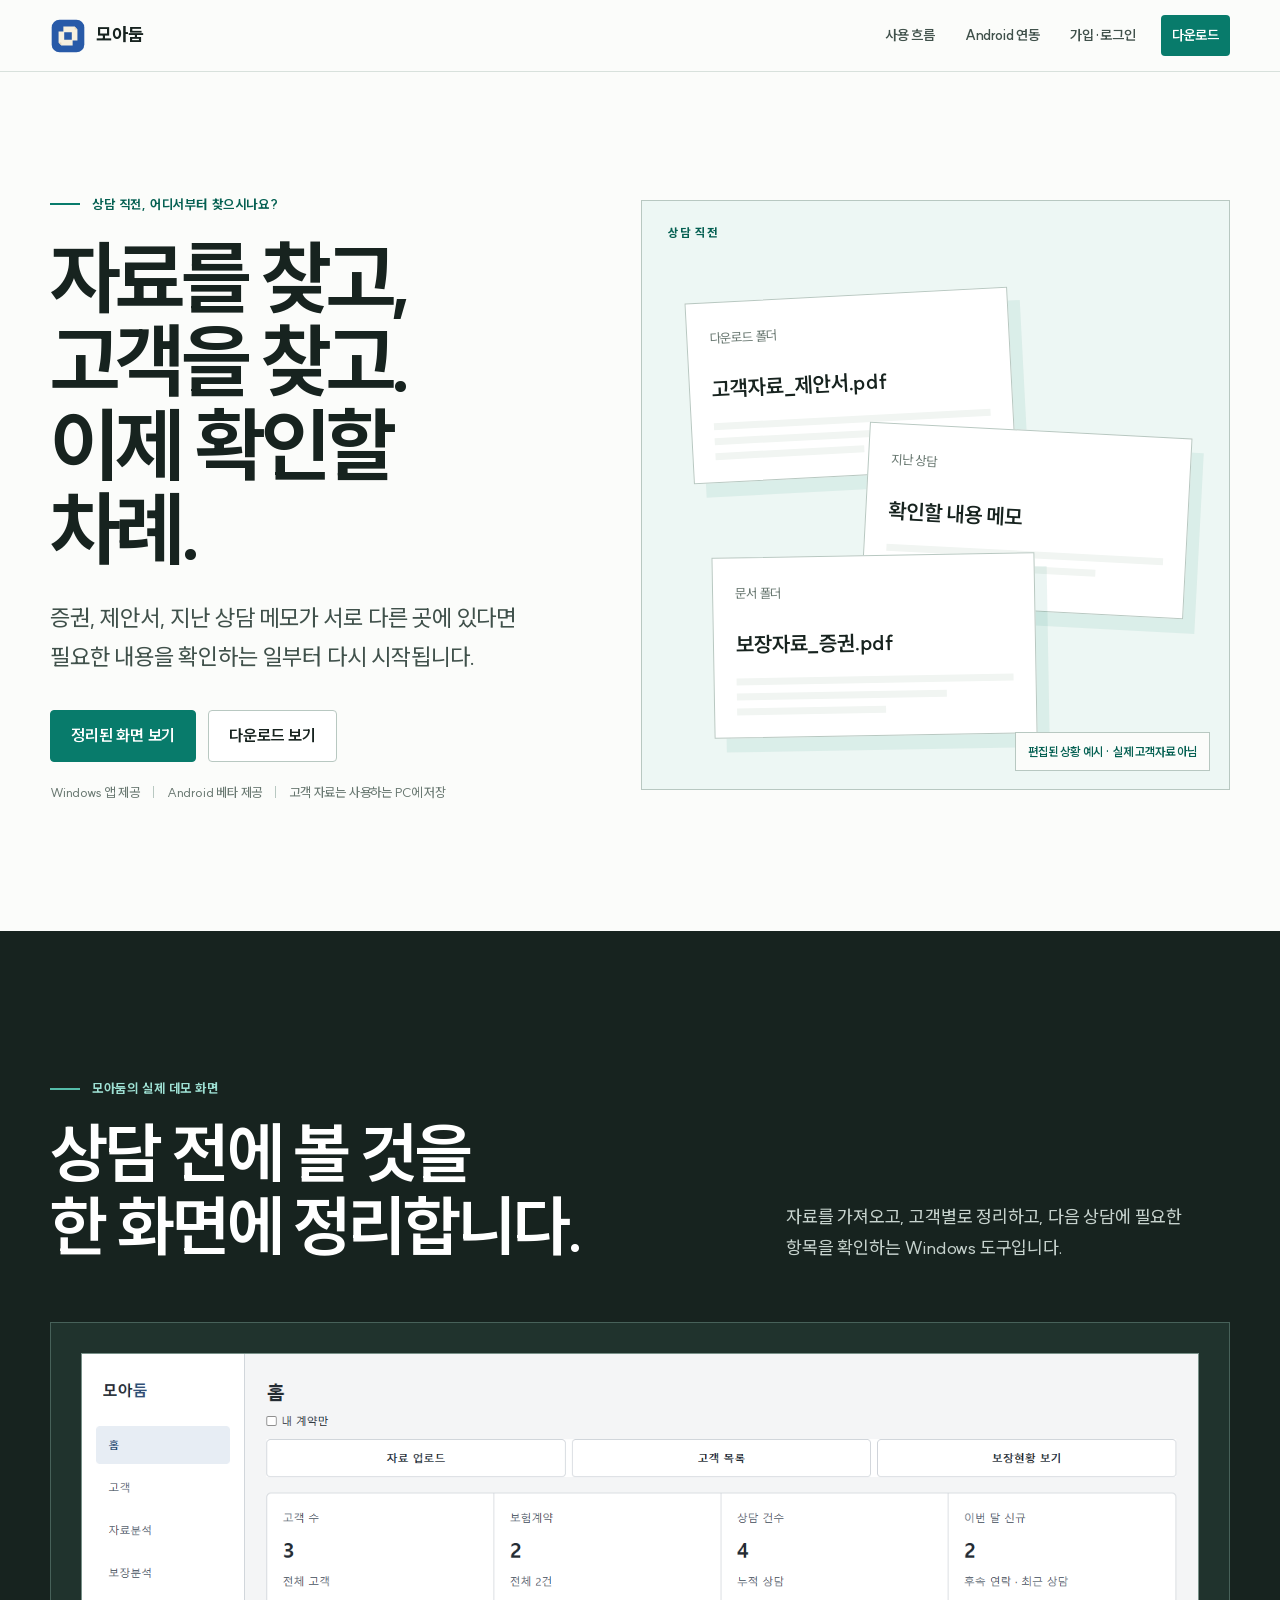
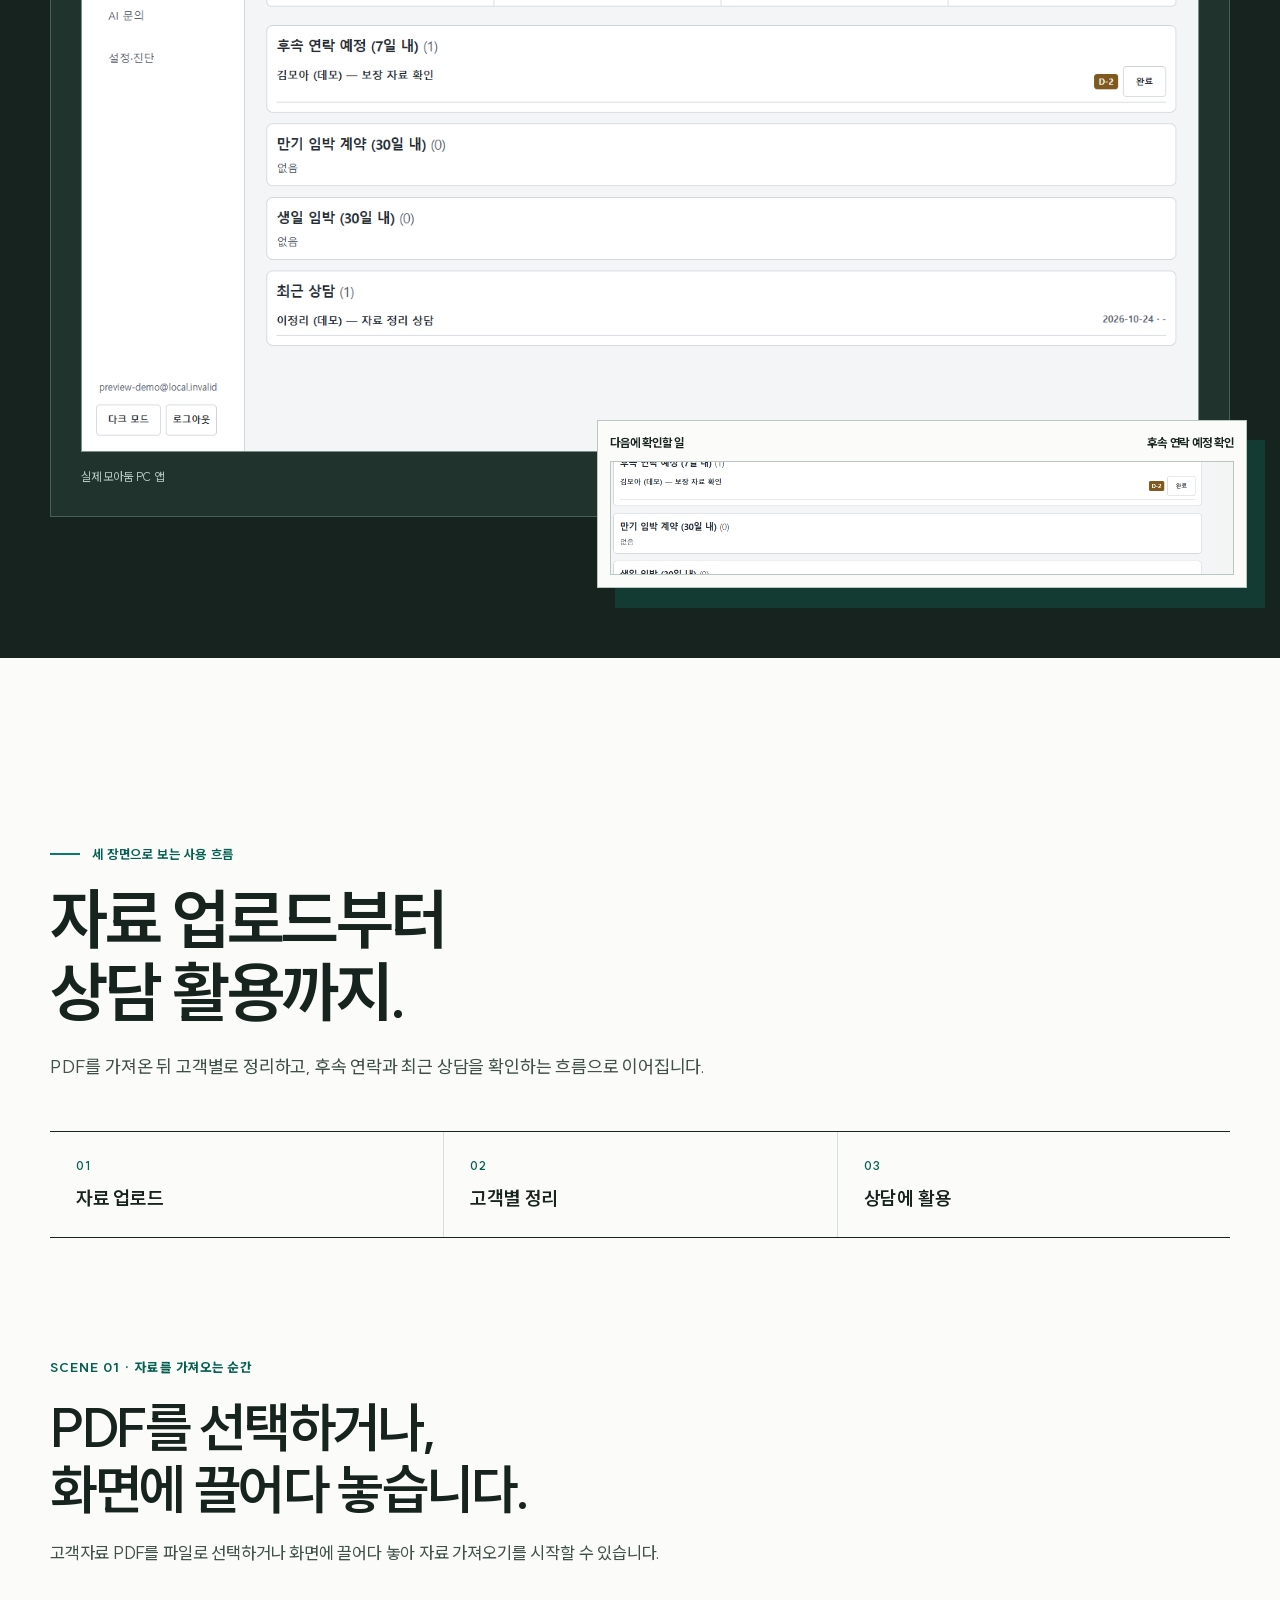
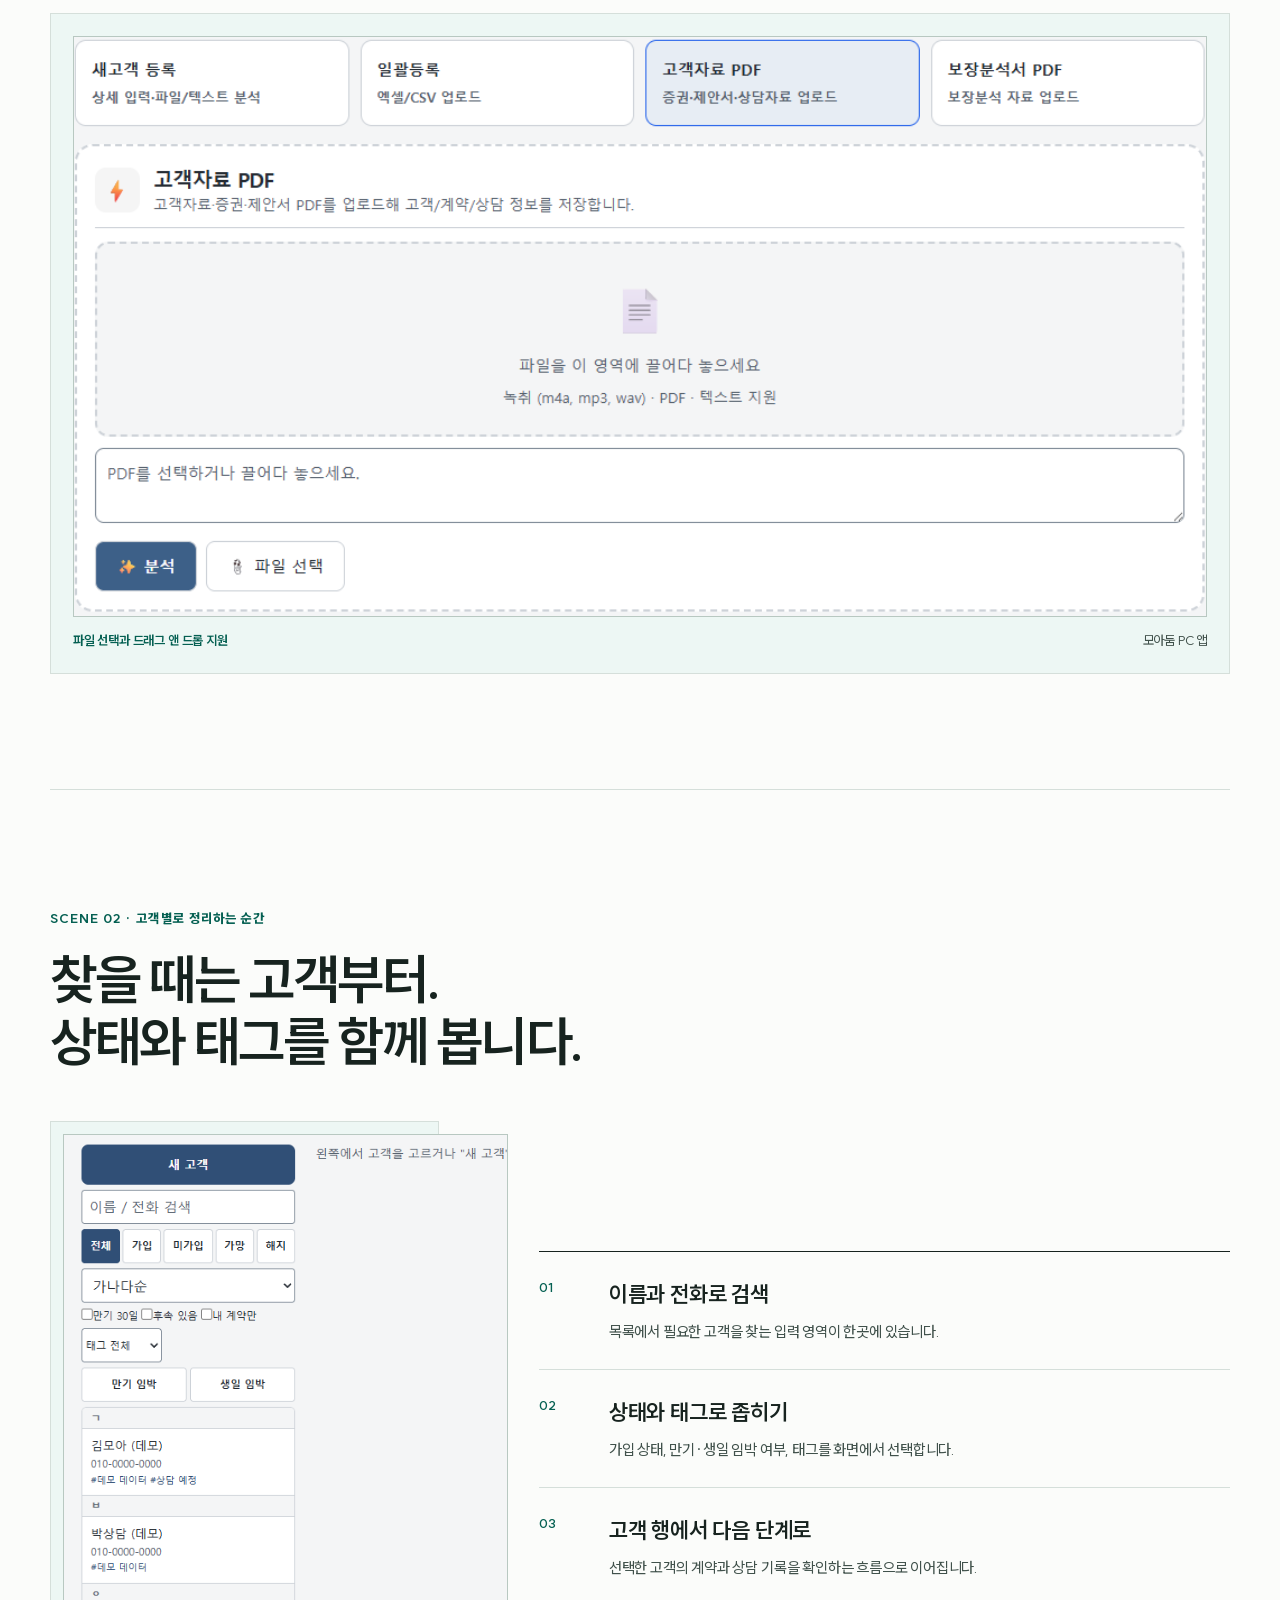
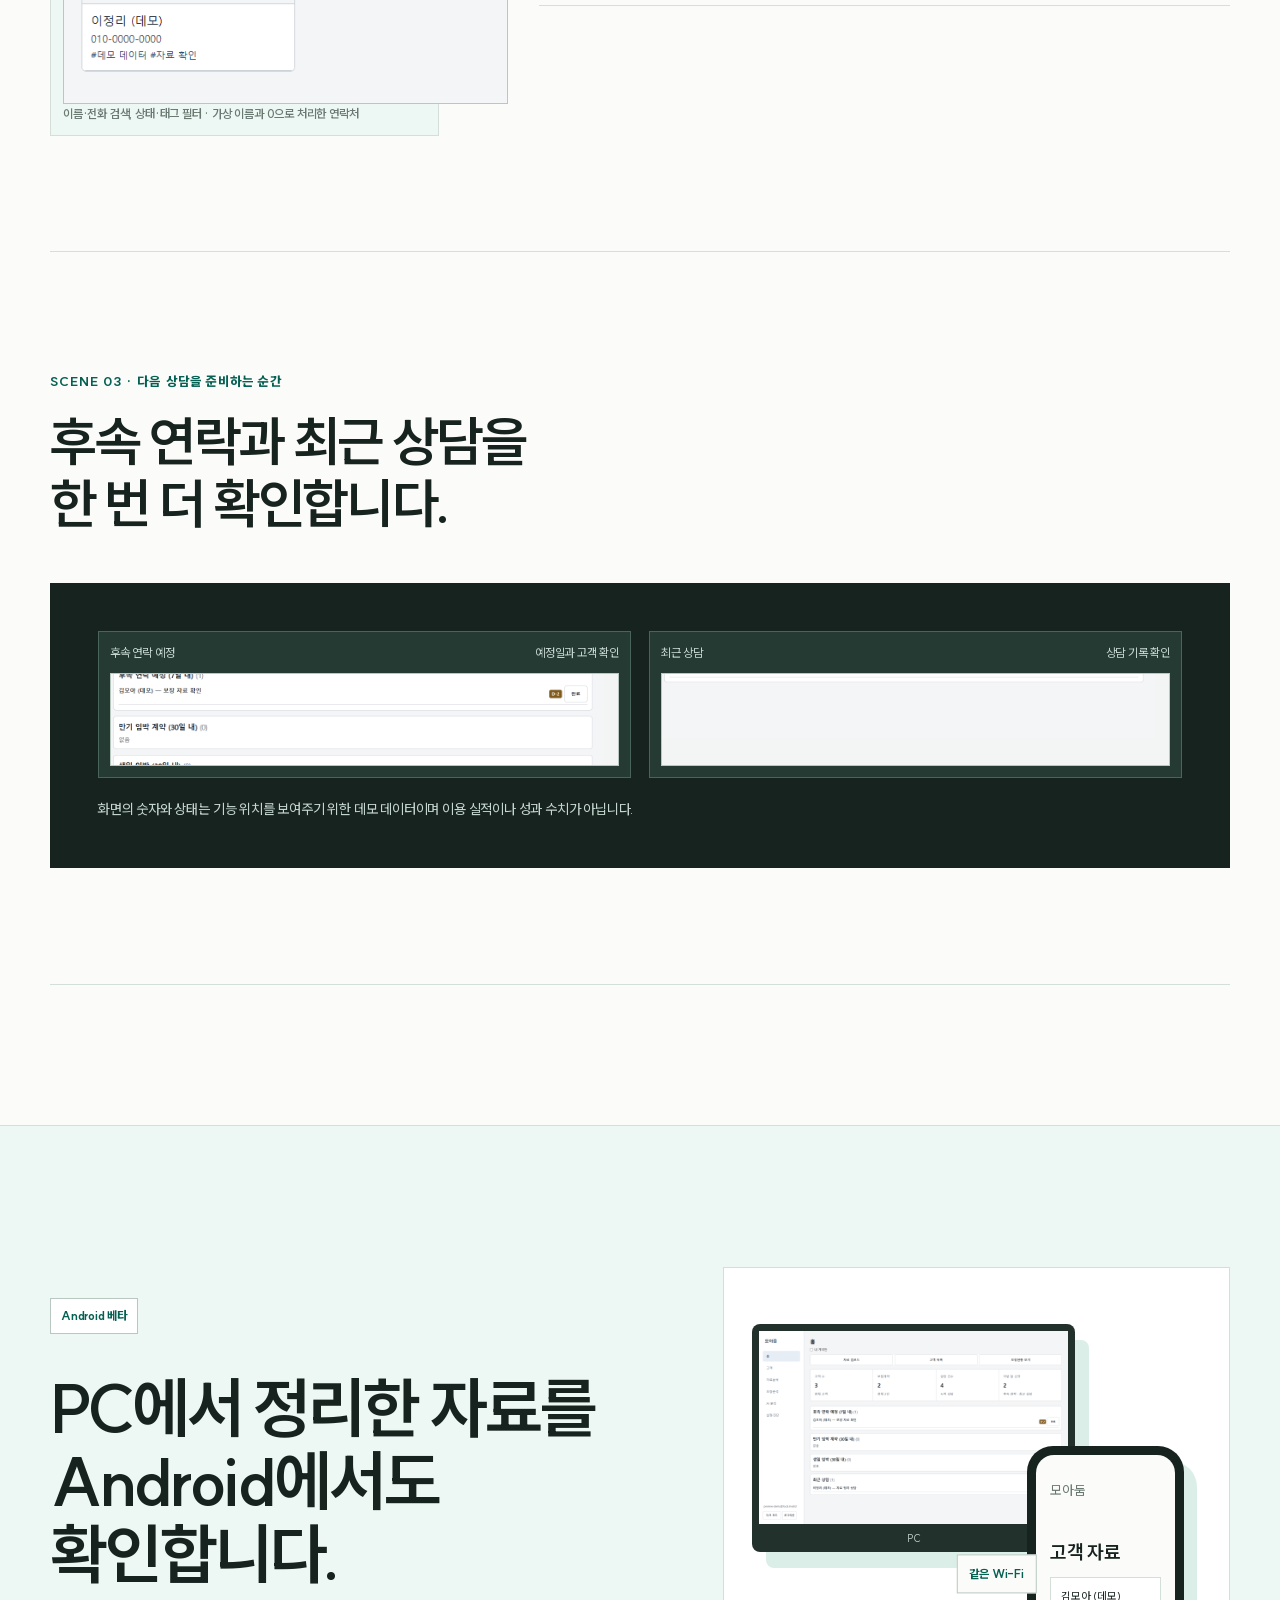
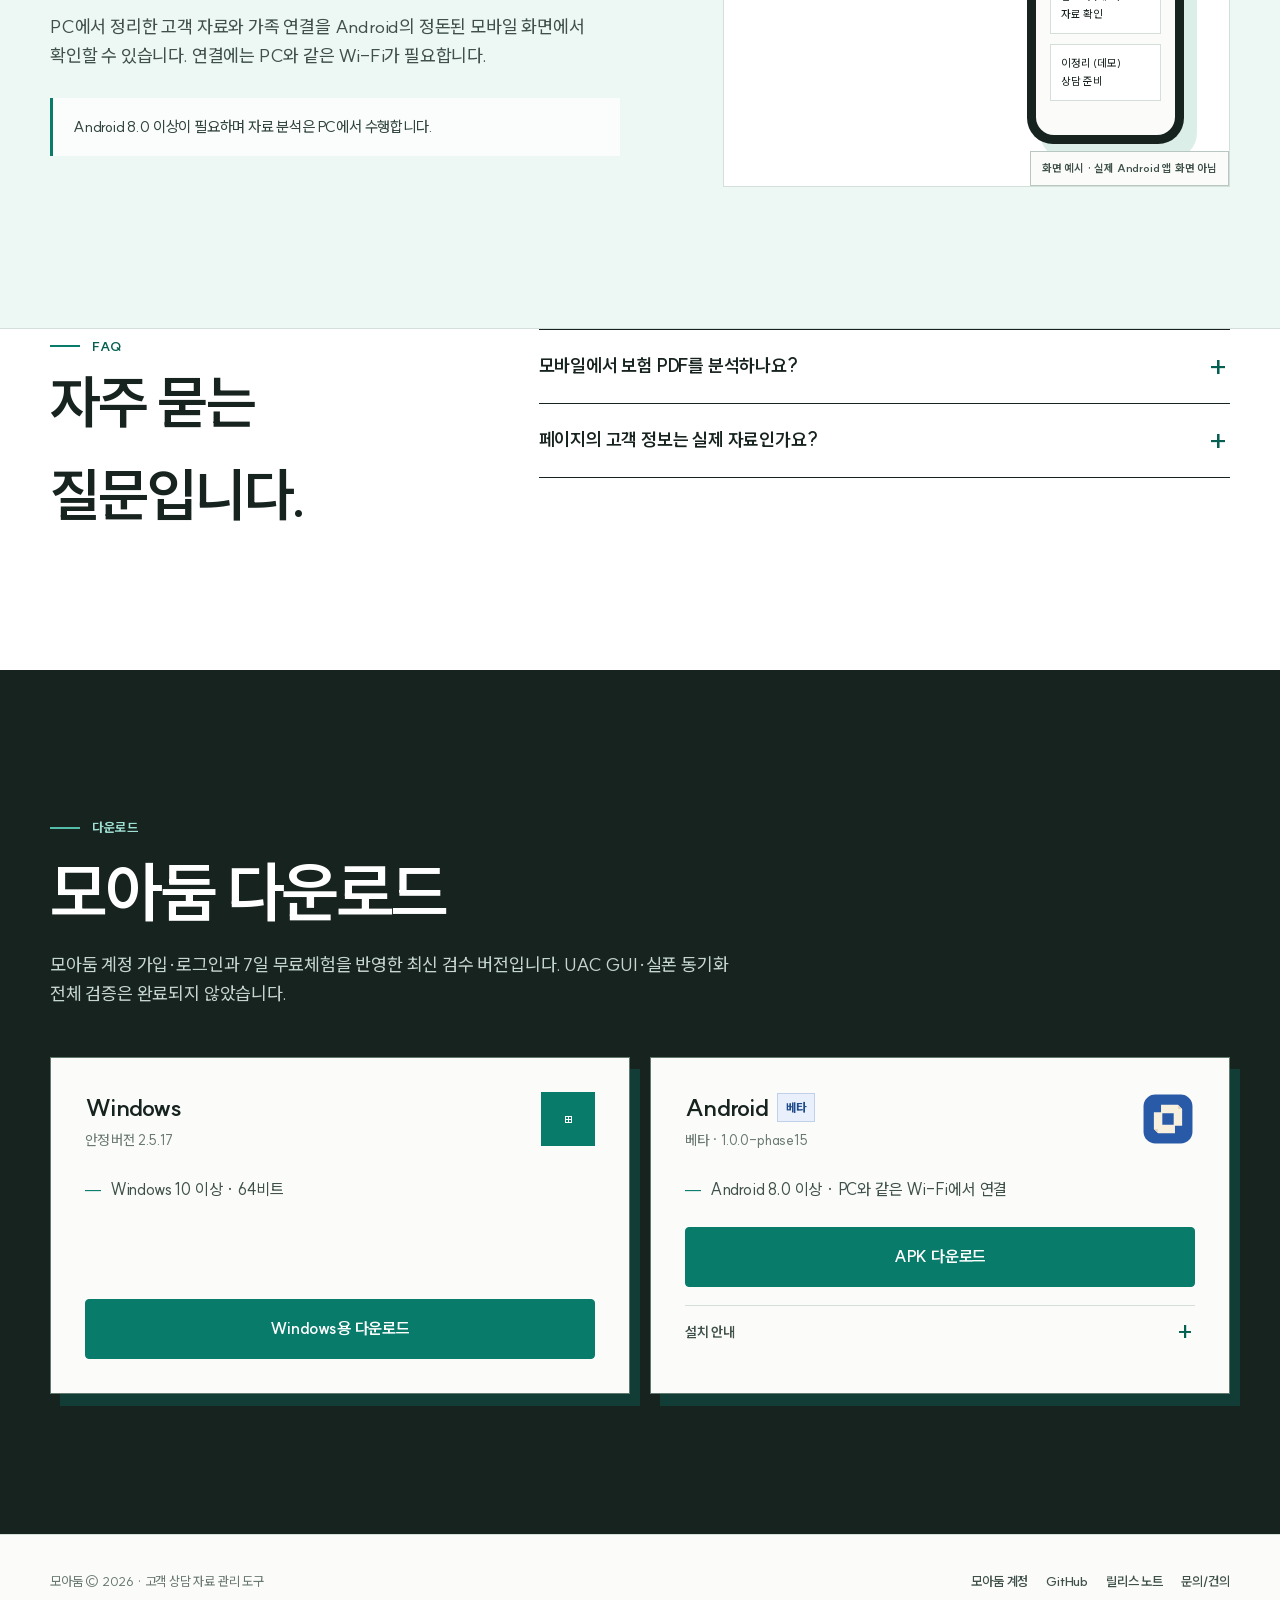
<file: index.html>
<!doctype html>
<html lang="ko">
<head>
<meta charset="utf-8"><meta name="viewport" content="width=device-width, initial-scale=1"><meta name="description" content="흩어진 고객 자료를 모으고 필요한 보장 내용을 확인하는 Windows 상담 도구, 모아둠"><meta name="theme-color" content="#285AA8"><link rel="icon" href="assets/brand/moadoom-icon-b.svg" type="image/svg+xml"><title>모아둠 — 상담 준비, 자료 찾다가 끝나지 않도록</title>
<style>
@font-face{font-family:"SUIT Variable";src:url("assets/fonts/SUIT-Variable.woff2") format("woff2-variations");font-weight:100 900;font-style:normal;font-display:swap}:root{--paper:#fbfcfa;--white:#fff;--mist:#f1f5f2;--mint:#dceee8;--mint-soft:#edf7f4;--ink:#17231f;--body:#40514b;--muted:#697871;--line:#d5dfda;--line-strong:#b8c8c1;--teal:#087b6b;--teal-dark:#056052;--container:1180px}*{box-sizing:border-box}html{scroll-behavior:smooth}[id]{scroll-margin-top:80px}body{margin:0;min-width:320px;color:var(--ink);background:var(--paper);font-family:"SUIT Variable","Segoe UI","Noto Sans KR",sans-serif;font-weight:450;line-height:1.6;letter-spacing:-.012em;-webkit-font-smoothing:antialiased;overflow-x:hidden}a{color:inherit;text-decoration:none}img{display:block;max-width:100%}h1,h2,h3,p{word-break:keep-all}figure{margin:0}.container{width:min(var(--container),calc(100% - 56px));margin-inline:auto}.skip-link{position:fixed;left:16px;top:-80px;z-index:100;padding:11px 15px;color:#fff;background:var(--teal)}.skip-link:focus{top:12px}.site-header{position:sticky;top:0;z-index:50;height:72px;background:rgba(251,252,250,.95);border-bottom:1px solid rgba(213,223,218,.9);backdrop-filter:blur(16px) saturate(130%)}.header-inner{height:100%;display:flex;align-items:center;justify-content:space-between;gap:20px}.brand{display:inline-flex;align-items:center;gap:10px;font-size:18px;font-weight:780}.brand-mark{width:36px;height:36px;display:block;flex:0 0 auto;border-radius:9px}.brand-mark img{width:100%;height:100%;border-radius:inherit}.nav{display:flex;align-items:center;gap:8px}.nav a{padding:9px 11px;color:var(--body);font-size:14px;font-weight:650}.nav a:hover{color:var(--teal-dark)}.nav .nav-cta{margin-left:6px;color:#fff;background:var(--teal);border-radius:4px}.nav .nav-cta:hover{color:#fff;background:var(--teal-dark)}.button{min-height:52px;display:inline-flex;align-items:center;justify-content:center;gap:9px;padding:0 20px;border:1px solid var(--line-strong);border-radius:4px;color:var(--ink);background:var(--white);font-size:16px;font-weight:680;cursor:pointer}.button:hover{color:var(--teal-dark);border-color:var(--teal)}.button.primary{color:#fff;background:var(--teal);border-color:var(--teal)}.button.primary:hover{color:#fff;background:var(--teal-dark);border-color:var(--teal-dark)}.button:focus-visible,a:focus-visible,summary:focus-visible{outline:3px solid rgba(8,123,107,.28);outline-offset:3px}.eyebrow,.kicker{display:inline-flex;align-items:center;gap:12px;color:var(--teal-dark);font-size:13px;font-weight:750;letter-spacing:.045em}.eyebrow::before,.kicker::before{content:"";width:30px;height:2px;background:var(--teal)}.section-title{margin:18px 0 0;font-size:clamp(40px,5.4vw,66px);line-height:1.11;letter-spacing:-.047em;font-weight:720}.section-lead{max-width:690px;margin:22px 0 0;color:var(--body);font-size:18px;line-height:1.75}.evidence{color:var(--muted);font-size:12px;font-weight:620}
.hero{padding:clamp(70px,9vw,120px) 0 clamp(84px,10vw,138px)}.hero-grid{display:grid;grid-template-columns:minmax(0,.92fr) minmax(470px,1.08fr);gap:clamp(46px,7vw,90px);align-items:center}h1{margin:21px 0 0;font-size:clamp(52px,6.3vw,82px);line-height:1.04;letter-spacing:-.057em;font-weight:740}.hero-question{margin:27px 0 0;max-width:620px;color:var(--body);font-size:clamp(19px,2vw,23px);line-height:1.7}.hero-actions{display:flex;flex-wrap:wrap;gap:12px;margin-top:34px}.hero-meta{display:flex;flex-wrap:wrap;margin-top:20px;color:var(--muted);font-size:13px}.hero-meta span+span::before{content:"";display:inline-block;width:1px;height:12px;margin:0 13px;vertical-align:-1px;background:var(--line-strong)}.desk-scene{position:relative;min-height:590px;background:var(--mint-soft);border:1px solid var(--line-strong);overflow:hidden}.desk-scene::before{content:"상담 직전";position:absolute;left:26px;top:22px;color:var(--teal-dark);font-size:12px;font-weight:800;letter-spacing:.12em}.file-card{position:absolute;width:55%;min-height:128px;padding:22px;background:#fff;border:1px solid var(--line-strong);box-shadow:12px 14px 0 rgba(8,123,107,.08)}.file-card strong{display:block;margin-top:22px;font-size:21px}.file-card span{color:var(--muted);font-size:13px}.file-card.one{left:8%;top:16%;transform:rotate(-3deg)}.file-card.two{right:7%;top:39%;transform:rotate(3deg)}.file-card.three{left:12%;bottom:9%;transform:rotate(-1deg)}.paper-lines{display:grid;gap:8px;margin-top:17px}.paper-lines i{display:block;height:7px;background:var(--mist)}.paper-lines i:nth-child(2){width:76%}.paper-lines i:nth-child(3){width:54%}.scene-note{position:absolute;right:19px;bottom:18px;padding:9px 12px;color:var(--teal-dark);background:var(--paper);border:1px solid var(--line-strong);font-size:12px;font-weight:700}
.result{padding:clamp(88px,11vw,150px) 0;color:#fff;background:var(--ink)}.result .kicker,.download .kicker{color:#9ee0d3}.result .kicker::before,.download .kicker::before{background:#55bca9}.result-head{display:grid;grid-template-columns:minmax(0,.78fr) minmax(370px,.52fr);gap:70px;align-items:end}.result .section-title{color:#fff}.result .section-lead{color:#c6d2cd}.result-stage{position:relative;margin-top:58px;padding:clamp(16px,3vw,30px);background:#20332d;border:1px solid #476159}.full-screen{overflow:hidden;background:#fff;border:1px solid #789088}.full-screen img{width:100%;height:auto;aspect-ratio:auto;object-fit:contain}.screen-caption{display:flex;justify-content:space-between;gap:20px;margin-top:15px;color:#b7c8c2;font-size:12px}.result-zoom{position:absolute;right:-18px;bottom:-72px;width:min(650px,62%);padding:12px;color:var(--ink);background:var(--paper);border:1px solid var(--line-strong);box-shadow:18px 20px 0 rgba(8,123,107,.28)}.zoom-title{display:flex;justify-content:space-between;gap:20px;margin-bottom:9px;font-size:12px;font-weight:760}.crop{position:relative;overflow:hidden;background:#f3f5f4;border:1px solid var(--line-strong)}.crop img{position:absolute;max-width:none;height:auto}.crop-follow{aspect-ratio:5.45/1}.crop-follow img{width:116%;left:-18.8%;top:-167%}.crop-recent{aspect-ratio:5.45/1}.crop-recent img{width:116%;left:-18.8%;top:-332%}.crop-upload{aspect-ratio:1.95/1}.crop-upload img{width:142.6%;left:-31.7%;top:-23%}.crop-customers{aspect-ratio:.78/1;min-height:570px}.crop-customers img{width:278%;left:-42%;top:-2%}
.workflow{padding:clamp(120px,14vw,190px) 0 clamp(90px,11vw,150px)}.workflow-head{max-width:900px}.flow-intro{display:grid;grid-template-columns:repeat(3,1fr);margin-top:48px;border-block:1px solid var(--ink)}.flow-intro div{padding:24px 26px;font-size:19px;font-weight:700}.flow-intro div+div{border-left:1px solid var(--line)}.flow-intro span{display:block;margin-bottom:8px;color:var(--teal-dark);font-size:12px;letter-spacing:.08em}.story-block{padding:clamp(72px,9vw,120px) 0;border-bottom:1px solid var(--line)}.story-number{color:var(--teal-dark);font-size:13px;font-weight:800;letter-spacing:.08em}.story-block h3{margin:18px 0 0;font-size:clamp(34px,4.5vw,54px);line-height:1.15;letter-spacing:-.043em}.story-block p{max-width:700px;margin:18px 0 0;color:var(--body);font-size:17px}.upload-visual{margin-top:46px;padding:clamp(12px,2vw,22px);background:var(--mint-soft);border:1px solid var(--line)}.annotation-row{display:flex;justify-content:space-between;gap:20px;margin-top:13px;color:var(--body);font-size:13px}.annotation-row strong{color:var(--teal-dark)}.customer-layout{display:grid;grid-template-columns:minmax(320px,.72fr) minmax(0,1.28fr);gap:clamp(46px,8vw,100px);margin-top:48px;align-items:center}.customer-visual{padding:12px;background:var(--mint-soft);border:1px solid var(--line)}.callout-list{display:grid;border-top:1px solid var(--ink)}.callout{display:grid;grid-template-columns:50px 1fr;gap:20px;padding:25px 0;border-bottom:1px solid var(--line)}.callout b{color:var(--teal-dark);font-size:13px}.callout strong{display:block;font-size:22px}.callout p{margin-top:8px;font-size:15px}.use-band{margin-top:48px;padding:clamp(24px,4vw,48px);color:#fff;background:var(--ink)}.band-grid{display:grid;grid-template-columns:1fr 1fr;gap:18px}.band-shot{padding:11px;background:#243a33;border:1px solid #49645b}.band-shot header{display:flex;justify-content:space-between;gap:15px;margin-bottom:10px;color:#c5d5cf;font-size:12px}.use-band>p{margin:20px 0 0;color:#c5d5cf;font-size:14px}
.mobile-section{padding:clamp(92px,11vw,154px) 0;background:var(--mint-soft);border-block:1px solid var(--line)}.mobile-grid{display:grid;grid-template-columns:minmax(0,.9fr) minmax(440px,.8fr);gap:clamp(50px,8vw,105px);align-items:center}.status-badge{display:inline-flex;margin-bottom:20px;padding:7px 10px;color:var(--teal-dark);background:#fff;border:1px solid var(--line-strong);font-size:12px;font-weight:780}.mobile-copy>p{max-width:630px;margin:22px 0 0;color:var(--body);font-size:18px}.constraint{margin-top:27px;padding:17px 20px;border-left:3px solid var(--teal);background:rgba(255,255,255,.72);color:#31443d;font-size:15px}.connection-scene{position:relative;min-height:520px;padding:42px 28px;background:#fff;border:1px solid var(--line);overflow:hidden}.pc{width:72%;margin:14px 0 0;padding:7px 7px 17px;background:#23312d;border-radius:8px;box-shadow:14px 16px 0 var(--mint)}.pc img{width:100%;height:auto;aspect-ratio:auto;object-fit:contain}.pc::after{content:"PC";display:block;margin:7px 0 -12px;color:#c6d2cd;font-size:10px;text-align:center}.wifi{position:absolute;left:54%;top:59%;transform:translate(-50%,-50%);padding:9px 12px;color:var(--teal-dark);background:var(--paper);border:1px solid var(--line-strong);font-size:12px;font-weight:760;z-index:2}.phone{position:absolute;right:9%;bottom:42px;width:31%;min-width:145px;padding:9px;background:var(--ink);border-radius:26px;box-shadow:13px 15px 0 var(--mint)}.phone-screen{min-height:280px;padding:22px 14px;background:var(--paper);border-radius:18px}.phone-screen small{color:var(--muted)}.phone-screen h3{margin:34px 0 5px;font-size:19px}.phone-line{margin-top:10px;padding:10px;background:#fff;border:1px solid var(--line);font-size:11px}.example-label{position:absolute;right:0;bottom:0;padding:8px 11px;color:var(--body);background:var(--paper);border:1px solid var(--line-strong);font-size:11px;font-weight:720}
.info{padding:clamp(92px,11vw,150px) 0;background:#fff}.info-grid{display:grid;grid-template-columns:.72fr 1.28fr;gap:clamp(50px,9vw,120px);margin-top:55px}.capability-list{border-top:1px solid var(--ink)}.capability{padding:22px 0;border-bottom:1px solid var(--line)}.capability strong{display:block;font-size:19px}.capability span{display:block;margin-top:6px;color:var(--body);font-size:14px}.conditions{padding:30px;background:var(--mist);border:1px solid var(--line)}.conditions h3{margin:0;font-size:25px}.conditions ul{display:grid;gap:11px;margin:22px 0 0;padding:0;color:var(--body);list-style:none}.conditions li::before{content:"—";margin-right:9px;color:var(--teal)}.faq{padding:0 0 clamp(90px,10vw,140px);background:#fff}.faq-layout{display:grid;grid-template-columns:.54fr 1fr;gap:clamp(50px,9vw,120px)}.faq h2{margin:0;font-size:clamp(38px,5vw,58px);letter-spacing:-.045em}details{border-top:1px solid var(--ink)}details:last-child{border-bottom:1px solid var(--ink)}summary{position:relative;padding:22px 42px 22px 0;cursor:pointer;font-size:18px;font-weight:700;list-style:none}summary::-webkit-details-marker{display:none}summary::after{content:"+";position:absolute;right:3px;top:18px;color:var(--teal-dark);font-size:24px}details[open] summary::after{content:"−"}details p{margin:-5px 0 23px;color:var(--body)}
.download{padding:clamp(92px,11vw,150px) 0;color:#fff;background:var(--ink)}.download-head{max-width:760px}.download h2{margin:18px 0 0;font-size:clamp(40px,5.4vw,66px);line-height:1.11;letter-spacing:-.047em}.download-copy p{max-width:700px;margin:22px 0 0;color:#c5d5cf;font-size:18px}.download-cards{display:grid;grid-template-columns:repeat(2,minmax(0,1fr));gap:20px;margin-top:48px;align-items:stretch}.download-card{display:flex;flex-direction:column;min-width:0;padding:clamp(24px,3vw,34px);color:var(--ink);background:var(--paper);border:1px solid #61786f;box-shadow:10px 12px 0 rgba(8,123,107,.30)}.platform{display:flex;align-items:flex-start;justify-content:space-between;gap:20px}.platform-title{display:flex;align-items:center;gap:9px}.platform-icon{width:54px;height:54px;display:grid;place-items:center;flex:0 0 auto;color:#fff;background:var(--teal)}.platform-icon.brand-icon{padding:0;background:transparent}.platform-icon.brand-icon img{width:100%;height:100%;border-radius:13px}.download-card h3{margin:0;font-size:24px;line-height:1.28;letter-spacing:-.03em}.version{margin:6px 0 0;min-height:23px;color:var(--muted);font-size:14px}.test-label{display:inline-flex;width:fit-content;padding:4px 8px;color:#1f4a8b;background:#e9f0fb;border:1px solid #bfd0eb;font-size:12px;font-weight:760}.requirements{display:grid;gap:9px;margin:25px 0;padding:0;color:var(--body);list-style:none}.requirements li::before{content:"—";margin-right:9px;color:var(--teal)}.download-button{width:100%;min-height:60px;margin-top:auto}.download-button[aria-disabled="true"]{pointer-events:none;color:var(--muted);background:var(--mist);border-color:var(--line)}.download-details{margin-top:18px;border-color:var(--line)}.download-details:last-child{border-bottom:0}.download-details summary{padding:15px 32px 15px 0;color:var(--body);font-size:14px}.download-details summary::after{top:10px;font-size:21px}.download-details p{margin:-2px 0 10px;color:var(--muted);font-size:13px}.secondary-download-link{display:inline-block;margin-bottom:14px;color:var(--teal-dark);font-size:13px;font-weight:760;text-decoration:underline;text-underline-offset:3px}footer{padding:36px 0 46px;background:var(--paper);border-top:1px solid var(--line)}.footer-inner{display:flex;align-items:flex-start;justify-content:space-between;gap:28px;color:var(--muted);font-size:13px}.footer-links{display:flex;flex-wrap:wrap;justify-content:flex-end;gap:18px}.footer-links a{color:var(--body);font-weight:650}.footer-links a:hover{color:var(--teal-dark)}
@media(max-width:980px){.hero-grid,.result-head,.mobile-grid,.info-grid,.faq-layout{grid-template-columns:1fr}.download-cards{grid-template-columns:repeat(2,minmax(0,1fr))}.hero-copy{max-width:780px}.desk-scene{min-height:520px}.result-head{gap:20px}.result-zoom{position:relative;right:auto;bottom:auto;width:82%;margin:-70px 0 0 auto}.workflow{padding-top:150px}.mobile-copy{max-width:760px}.connection-scene{max-width:720px}.download-card{max-width:620px}}@media(max-width:700px){.container{width:min(var(--container),calc(100% - 32px))}.download-cards{grid-template-columns:1fr}.download-card{max-width:none}.site-header{height:64px}.brand{font-size:16px}.brand-mark{width:32px;height:32px}.nav a:not(.nav-cta){display:none}.nav .nav-cta{margin:0;padding:8px 10px;font-size:12px}.hero{padding-top:52px}h1{font-size:clamp(45px,13vw,60px)}.hero-question{font-size:17px}.hero-actions{flex-direction:column}.hero-actions .button{width:100%}.hero-meta{display:grid;gap:5px}.hero-meta span+span::before{display:none}.desk-scene{min-height:430px}.file-card{width:64%;min-height:105px;padding:15px}.file-card strong{margin-top:15px;font-size:17px}.file-card.one{left:4%;top:15%}.file-card.two{right:3%;top:40%}.file-card.three{left:7%;bottom:7%}.result-stage{margin-inline:-8px;padding:8px}.screen-caption{display:grid;gap:2px}.result-zoom{width:94%;margin-top:-18px;padding:7px}.crop-follow{aspect-ratio:3.2/1}.crop-follow img{width:175%;left:-29%;top:-136%}.flow-intro{grid-template-columns:1fr}.flow-intro div{padding:18px 0}.flow-intro div+div{border-left:0;border-top:1px solid var(--line)}.story-block{padding-block:72px}.crop-upload{aspect-ratio:1.28/1}.crop-upload img{width:206%;left:-52%;top:-20%}.annotation-row{display:grid;gap:5px}.customer-layout{grid-template-columns:minmax(0,1fr);gap:38px;min-width:0}.customer-visual,.callout-list{min-width:0}.crop-customers{width:100%;min-height:520px;aspect-ratio:auto}.band-grid{grid-template-columns:1fr}.crop-recent{aspect-ratio:3.2/1}.crop-recent img{width:175%;left:-29%;top:-260%}.connection-scene{min-height:430px;padding:26px 16px}.pc{width:78%}.phone{right:4%;width:38%;min-width:135px;bottom:34px}.phone-screen{min-height:230px;padding:17px 10px}.wifi{left:51%;top:55%}.footer-inner{flex-direction:column}.footer-links{justify-content:flex-start}}@media(prefers-reduced-motion:reduce){html{scroll-behavior:auto}}
.nav a.nav-account{display:inline-block}@media(max-width:700px){.nav a.nav-account{padding:8px 6px;font-size:12px}}
</style></head><body>
<a class="skip-link" href="#main">본문으로 바로가기</a><header class="site-header"><div class="container header-inner"><a class="brand" href="#top" aria-label="모아둠 홈"><span class="brand-mark" aria-hidden="true"><img src="assets/brand/moadoom-icon-b.svg" alt=""></span><span>모아둠</span></a><nav class="nav" aria-label="주요 메뉴"><a href="#workflow">사용 흐름</a><a href="#mobile">Android 연동</a><a class="nav-account" href="account/">가입·로그인</a><a class="nav-cta" href="#download">다운로드</a></nav></div></header>
<main id="main"><section class="hero" id="top"><div class="container hero-grid"><div class="hero-copy"><span class="eyebrow">상담 직전, 어디서부터 찾으시나요?</span><h1>자료를 찾고,<br>고객을 찾고.<br>이제 확인할 차례.</h1><p class="hero-question">증권, 제안서, 지난 상담 메모가 서로 다른 곳에 있다면 필요한 내용을 확인하는 일부터 다시 시작됩니다.</p><div class="hero-actions"><a class="button primary" href="#result">정리된 화면 보기</a><a class="button" href="#download">다운로드 보기</a></div><div class="hero-meta"><span>Windows 앱 제공</span><span>Android 베타 제공</span><span>고객 자료는 사용하는 PC에 저장</span></div></div><div class="desk-scene" aria-label="상담 전에 흩어진 파일과 메모를 찾는 상황을 표현한 편집 비주얼"><div class="file-card one"><span>다운로드 폴더</span><strong>고객자료_제안서.pdf</strong><div class="paper-lines" aria-hidden="true"><i></i><i></i><i></i></div></div><div class="file-card two"><span>지난 상담</span><strong>확인할 내용 메모</strong><div class="paper-lines" aria-hidden="true"><i></i><i></i><i></i></div></div><div class="file-card three"><span>문서 폴더</span><strong>보장자료_증권.pdf</strong><div class="paper-lines" aria-hidden="true"><i></i><i></i><i></i></div></div><span class="scene-note">편집된 상황 예시 · 실제 고객자료 아님</span></div></div></section>
<section class="result" id="result"><div class="container"><div class="result-head"><div><span class="kicker">모아둠의 실제 데모 화면</span><h2 class="section-title">상담 전에 볼 것을<br>한 화면에 정리합니다.</h2></div><p class="section-lead">자료를 가져오고, 고객별로 정리하고, 다음 상담에 필요한 항목을 확인하는 Windows 도구입니다.</p></div><div class="result-stage"><figure class="full-screen"><img src="assets/product/moadoom-home-demo.png" alt="격리된 가상 데이터로 렌더링한 모아둠 Windows 홈 전체 화면" width="1440" height="900"></figure><div class="screen-caption"><span>실제 모아둠 PC 앱</span><span>격리된 가상 데모 데이터로 구성한 홈 화면</span></div><figure class="result-zoom"><figcaption class="zoom-title"><span>다음에 확인할 일</span><span>후속 연락 예정 확인</span></figcaption><div class="crop crop-follow"><img src="assets/product/moadoom-home-demo.png" alt="홈 화면의 후속 연락 예정 영역 부분 확대" width="1440" height="900"></div></figure></div></div></section>
<section class="workflow" id="workflow"><div class="container"><div class="workflow-head"><span class="kicker">세 장면으로 보는 사용 흐름</span><h2 class="section-title">자료 업로드부터<br>상담 활용까지.</h2><p class="section-lead">PDF를 가져온 뒤 고객별로 정리하고, 후속 연락과 최근 상담을 확인하는 흐름으로 이어집니다.</p></div><div class="flow-intro" aria-label="모아둠 사용 순서"><div><span>01</span>자료 업로드</div><div><span>02</span>고객별 정리</div><div><span>03</span>상담에 활용</div></div><article class="story-block"><span class="story-number">SCENE 01 · 자료를 가져오는 순간</span><h3>PDF를 선택하거나,<br>화면에 끌어다 놓습니다.</h3><p>고객자료 PDF를 파일로 선택하거나 화면에 끌어다 놓아 자료 가져오기를 시작할 수 있습니다.</p><figure class="upload-visual"><div class="crop crop-upload"><img src="assets/product/moadoom-upload-demo.png" alt="모아둠 고객자료 PDF 업로드 영역 부분 확대" width="1440" height="900"></div><figcaption class="annotation-row"><strong>파일 선택과 드래그 앤 드롭 지원</strong><span>모아둠 PC 앱</span></figcaption></figure></article><article class="story-block"><span class="story-number">SCENE 02 · 고객별로 정리하는 순간</span><h3>찾을 때는 고객부터.<br>상태와 태그를 함께 봅니다.</h3><div class="customer-layout"><figure class="customer-visual"><div class="crop crop-customers"><img src="assets/product/moadoom-customers-demo.png" alt="모아둠 고객 검색, 필터와 가상 고객 목록 부분 확대" width="1440" height="900"></div><figcaption class="evidence">이름·전화 검색, 상태·태그 필터 · 가상 이름과 0으로 처리한 연락처</figcaption></figure><div class="callout-list"><div class="callout"><b>01</b><div><strong>이름과 전화로 검색</strong><p>목록에서 필요한 고객을 찾는 입력 영역이 한곳에 있습니다.</p></div></div><div class="callout"><b>02</b><div><strong>상태와 태그로 좁히기</strong><p>가입 상태, 만기·생일 임박 여부, 태그를 화면에서 선택합니다.</p></div></div><div class="callout"><b>03</b><div><strong>고객 행에서 다음 단계로</strong><p>선택한 고객의 계약과 상담 기록을 확인하는 흐름으로 이어집니다.</p></div></div></div></div></article><article class="story-block"><span class="story-number">SCENE 03 · 다음 상담을 준비하는 순간</span><h3>후속 연락과 최근 상담을<br>한 번 더 확인합니다.</h3><div class="use-band"><div class="band-grid"><figure class="band-shot"><header><span>후속 연락 예정</span><span>예정일과 고객 확인</span></header><div class="crop crop-follow"><img src="assets/product/moadoom-home-demo.png" alt="홈 화면의 후속 연락 예정 행 부분 확대" width="1440" height="900"></div></figure><figure class="band-shot"><header><span>최근 상담</span><span>상담 기록 확인</span></header><div class="crop crop-recent"><img src="assets/product/moadoom-home-demo.png" alt="홈 화면의 최근 상담 행 부분 확대" width="1440" height="900"></div></figure></div><p>화면의 숫자와 상태는 기능 위치를 보여주기 위한 데모 데이터이며 이용 실적이나 성과 수치가 아닙니다.</p></div></article></div></section>
<section class="mobile-section" id="mobile"><div class="container mobile-grid"><div class="mobile-copy"><span class="status-badge">Android 베타</span><h2 class="section-title">PC에서 정리한 자료를<br>Android에서도 확인합니다.</h2><p>PC에서 정리한 고객 자료와 가족 연결을 Android의 정돈된 모바일 화면에서 확인할 수 있습니다. 연결에는 PC와 같은 Wi-Fi가 필요합니다.</p><div class="constraint">Android 8.0 이상이 필요하며 자료 분석은 PC에서 수행합니다.</div></div><div class="connection-scene" aria-label="PC와 Android가 같은 Wi-Fi에서 연결되는 흐름의 화면 예시"><div class="pc"><img src="assets/product/moadoom-home-demo.png" alt="가상 데모 데이터가 표시된 모아둠 PC 화면" width="1440" height="900"></div><span class="wifi">같은 Wi-Fi</span><div class="phone" aria-hidden="true"><div class="phone-screen"><small>모아둠</small><h3>고객 자료</h3><div class="phone-line">김모아 (데모)<br>자료 확인</div><div class="phone-line">이정리 (데모)<br>상담 준비</div></div></div><span class="example-label">화면 예시 · 실제 Android 앱 화면 아님</span></div></div></section>
<section class="faq" aria-labelledby="faq-title"><div class="container faq-layout"><div><span class="kicker">FAQ</span><h2 id="faq-title">자주 묻는<br>질문입니다.</h2></div><div><details><summary>모바일에서 보험 PDF를 분석하나요?</summary><p>아닙니다. 자료 분석은 PC에서 수행합니다. 모바일 연결에는 PC와 같은 Wi-Fi가 필요합니다.</p></details><details><summary>페이지의 고객 정보는 실제 자료인가요?</summary><p>아닙니다. 공개용 가상 이름과 데모 수치만 사용했습니다.</p></details></div></div></section>
<section class="download" id="download"><div class="container"><div class="download-head download-copy"><span class="kicker">다운로드</span><h2>모아둠 다운로드</h2><p>모아둠 계정 가입·로그인과 7일 무료체험을 반영한 최신 검수 버전입니다. UAC GUI·실폰 동기화 전체 검증은 완료되지 않았습니다.</p></div><div class="download-cards"><article class="download-card"><div class="platform"><div><h3>Windows</h3><p class="version" id="windows-version" aria-live="polite">안정 버전 2.5.17</p></div><div class="platform-icon" aria-hidden="true">⊞</div></div><ul class="requirements"><li>Windows 10 이상 · 64비트</li></ul><a href="https://github.com/nasawon0-beep/insurance-ai/releases/download/v2.5.17-windows/Insurance.AI_2.5.17_x64-setup.exe" id="windows-download" class="button primary download-button">Windows용 다운로드</a></article><article class="download-card"><div class="platform"><div><div class="platform-title"><h3>Android</h3><span class="test-label">베타</span></div><p class="version" id="android-version" aria-live="polite">베타 · 1.0.0-phase15</p></div><div class="platform-icon brand-icon" aria-hidden="true"><img src="assets/brand/moadoom-icon-b.svg" alt=""></div></div><ul class="requirements"><li>Android 8.0 이상 · PC와 같은 Wi-Fi에서 연결</li></ul><a href="https://github.com/nasawon0-beep/insurance-ai/releases/download/android-phase15-sync-test/Moadoom_Android_1.0.0-phase15_debug.apk" id="android-download" class="button primary download-button">APK 다운로드</a><details class="download-details"><summary>설치 안내</summary><p>보장분석 카테고리 선택과 항목수를 추가했습니다. 새 카테고리 화면 및 이번 APK의 실폰 업데이트 검증은 아직 완료되지 않았습니다. 개발용 서명 APK이며 phase15 시험 버전입니다. phase11·12 사용자는 최초 한 번 수동으로 덮어쓰기 설치해야 하며, 기존 앱을 삭제하지 마세요. 이후 업데이트는 알림 → 브라우저 다운로드 → APK 열기 → Android 설치 승인 순서이며 무인 업데이트가 아닙니다. IP 자동 연결은 PC와 Android를 모두 업데이트하고 기존 주소로 한 번 정상 연결한 뒤 사용할 수 있습니다. 실폰 QR·동기화 및 업데이트 설치 흐름의 전체 검증은 완료되지 않았습니다. 설치 시 사용한 브라우저 또는 파일 앱에서 ‘알 수 없는 앱 설치’를 허용해야 할 수 있습니다.</p></details></article></div></div></section></main>
<footer><div class="container footer-inner"><div>모아둠 © 2026 · 고객 상담 자료 관리 도구</div><div class="footer-links"><a href="account/">모아둠 계정</a><a href="https://github.com/nasawon0-beep/insurance-ai" target="_blank" rel="noopener">GitHub</a><a href="https://github.com/nasawon0-beep/insurance-ai/releases" target="_blank" rel="noopener">릴리스 노트</a><a href="https://github.com/nasawon0-beep/insurance-ai/issues" target="_blank" rel="noopener">문의/건의</a></div></div></footer>
<script>const windowsConfig={url:'api/windows.json',platform:'windows',versionId:'windows-version',downloadId:'windows-download',formatVersion:version=>`안정 버전 ${version}`,normalize:data=>({version:data.version||data.latestVersion,downloadUrl:data.url||data.downloadUrl})};const androidConfig={url:'api/android.json',platform:'android',versionId:'android-version',downloadId:'android-download',formatVersion:version=>`베타 · ${version}`,normalize:data=>({version:data.versionName,downloadUrl:data.downloadUrl})};async function loadPlatformInfo(config){const versionEl=document.getElementById(config.versionId);const downloadEl=document.getElementById(config.downloadId);try{const response=await fetch(config.url,{cache:'no-store'});if(!response.ok)throw new Error(`${config.url} returned ${response.status}`);const raw=await response.json();const apiPlatform=String(raw.platform||'').toLowerCase();if(apiPlatform&&apiPlatform!==config.platform)throw new Error(`${config.url} platform mismatch`);const data=config.normalize(raw);if(!data.version||!data.downloadUrl)throw new Error(`${config.url} is missing required fields`);versionEl.textContent=config.formatVersion(data.version);downloadEl.href=data.downloadUrl;downloadEl.removeAttribute('aria-disabled')}catch(error){console.warn(`${config.platform} 버전 정보를 불러오지 못했습니다:`,error.message)}}document.querySelectorAll('a[href^="#"]:not(.download-button)').forEach(anchor=>{anchor.addEventListener('click',event=>{const selector=anchor.getAttribute('href');if(!selector||selector==='#')return;const target=document.querySelector(selector);if(!target)return;event.preventDefault();window.location.hash=selector})});loadPlatformInfo(windowsConfig);loadPlatformInfo(androidConfig);</script></body></html>
</file>
